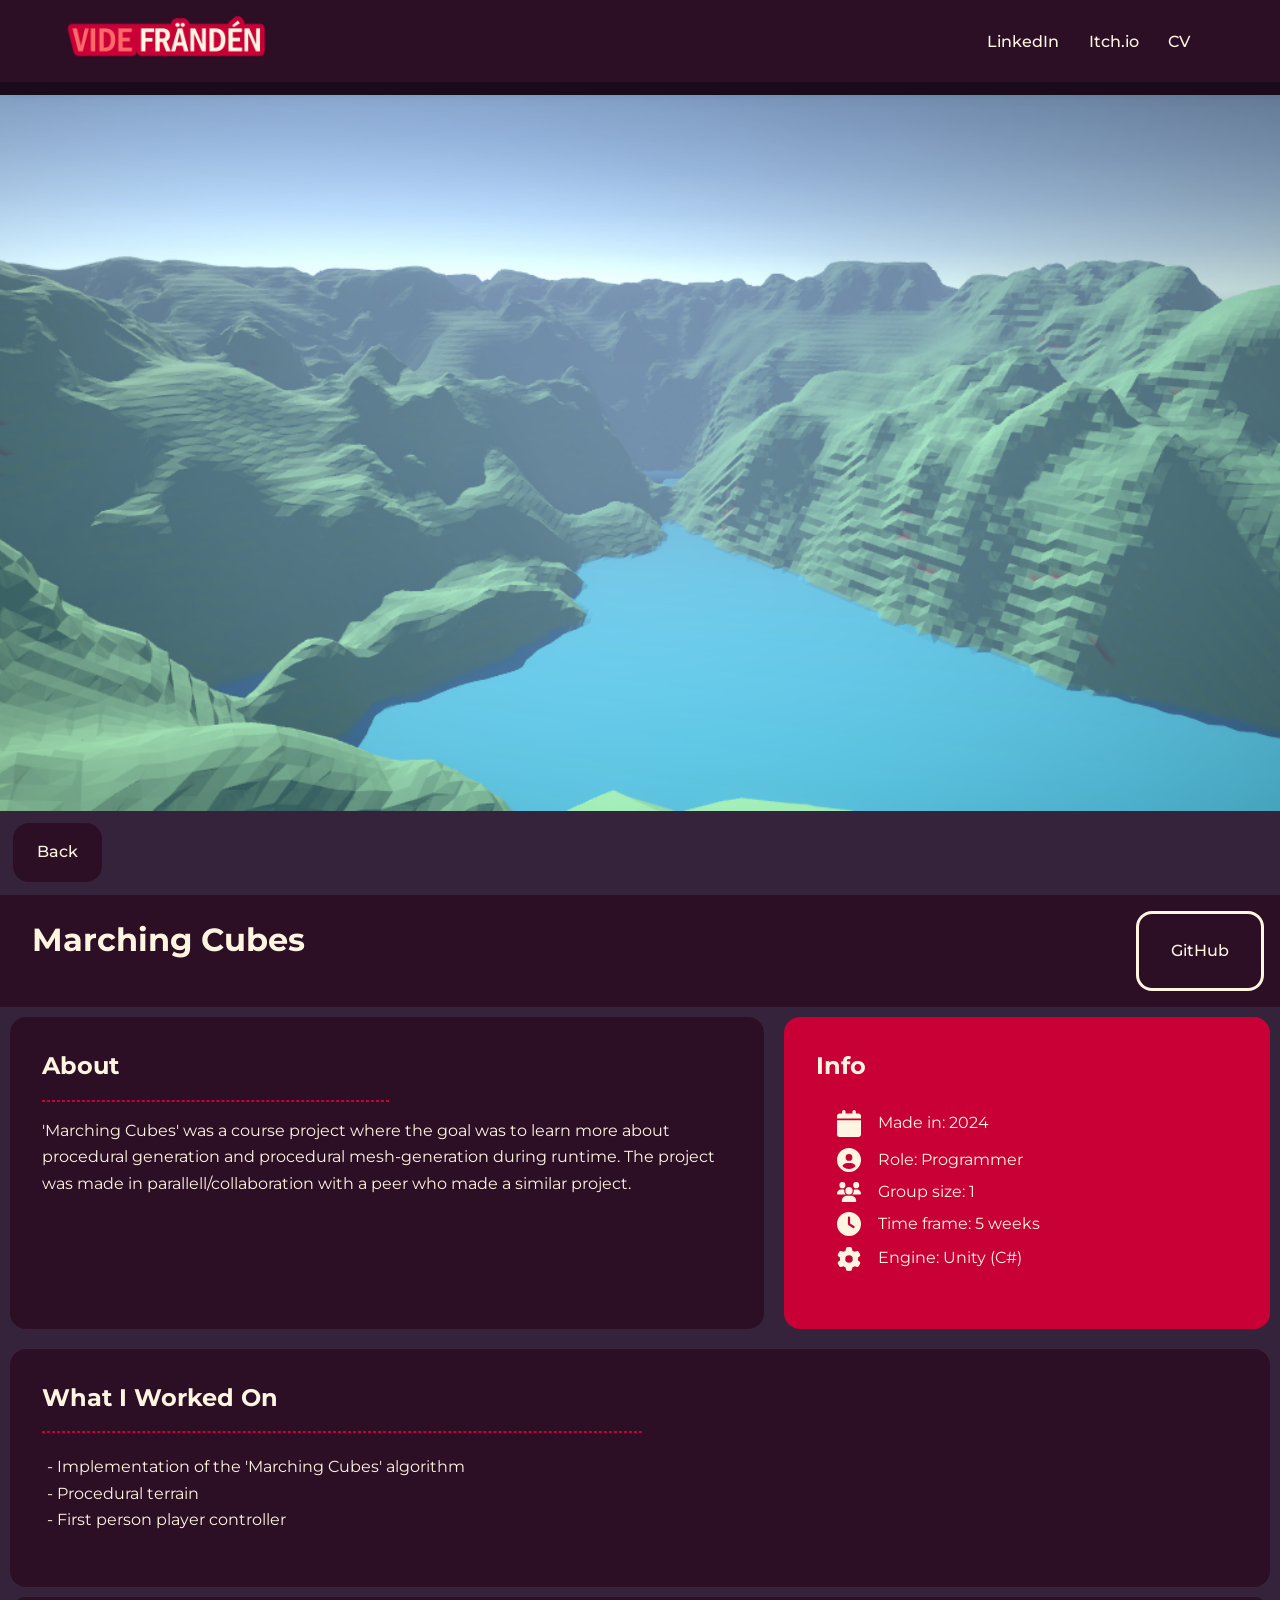
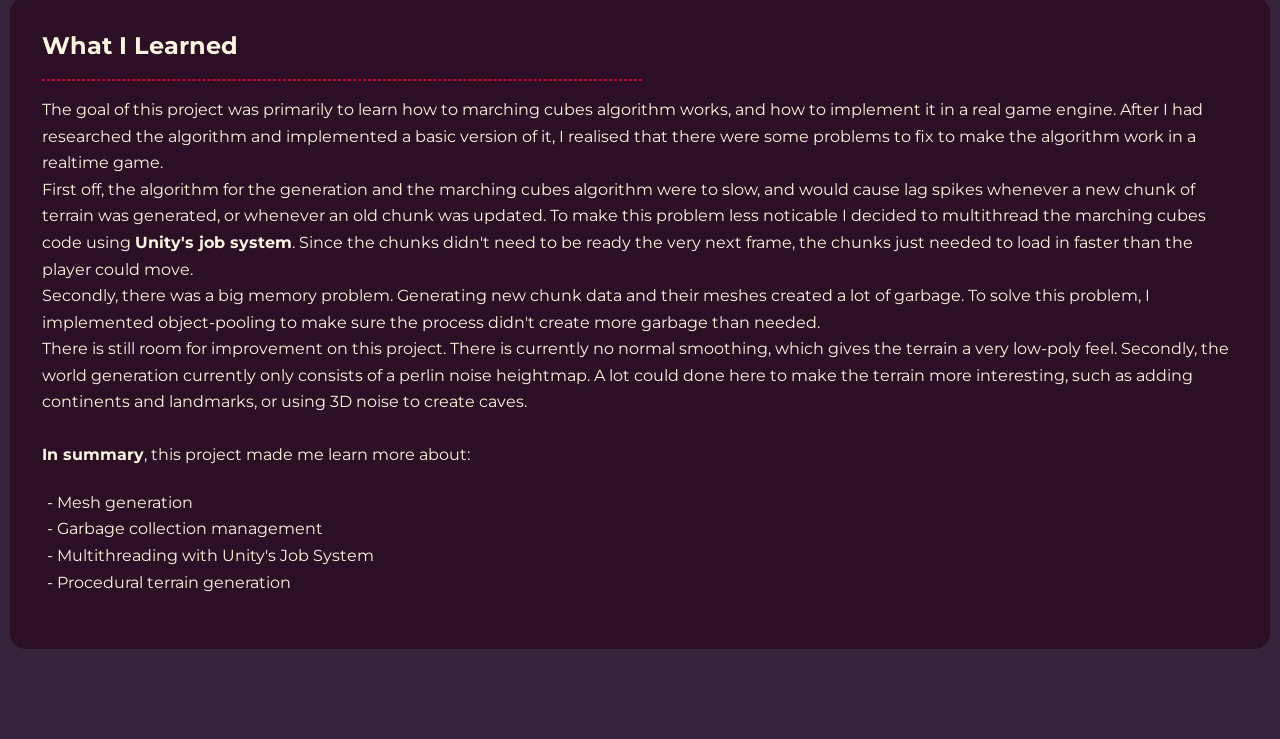
<file: project-marching-cubes.html>
<!DOCTYPE html>
<html>
    <head>
        <meta charset="UTF-8">
        <meta name="viewport" content="width=device-width, initial-scale=1">
        <title>Project</title>
        <link rel="icon" href="images/favicon.png">
        <link rel="stylesheet" href="styles/common.css">
        <link rel="stylesheet" href="styles/project-page.css">
        
        <script src="components/header.js" type="text/javascript" defer></script>
    </head>
    <header-component></header-component>
    <main>
        
        <div class="project-preview">
            <img src="images/marching_cubes_big.png">
        </div>

        <a class="page-button" href = "index.html">Back</a>

        <div class="project-header">
            <h1>Marching Cubes</h1>
            <a href="https://github.com/Videf/Marching_Cubes" target="_blank">GitHub</a>
        </div>
        <div class="abstract"> 
            <div class="project-info">
                <h2>About</h2>
                <hr>
                <p>
                    'Marching Cubes' was a course project where the goal was to learn more about procedural generation and procedural mesh-generation during runtime. 
                    The project was made in parallell/collaboration with a peer who made a similar project.
                </p>
            </div>
            <div class="project-info alternate">
                <h2>Info</h2>
                <ul>
                    <li><img class="icon" src="icons/calendar-solid.svg"><p>Made in: 2024</p></li>
                    <li><img class="icon" src="icons/circle-user-solid.svg"><p>Role: Programmer</p></li>
                    <li><img class="icon" src="icons/users-solid.svg"><p>Group size: 1</p></li>
                    <li><img class="icon" src="icons/clock-solid.svg"><p>Time frame: 5 weeks</p></li>
                    <li><img class="icon" src="icons/gear-solid.svg"><p>Engine: Unity (C#)</p></li>
                    
                </ul>
            </div>
        </div>
        <div class="project-info">
            <h2>What I Worked On</h2>
            <hr>
            <ul>
                <li> - Implementation of the 'Marching Cubes' algorithm</li>
                <li> - Procedural terrain </li>
                <li> - First person player controller</li>
            </ul>
        </div>
        <div class="project-info">
            <h2>What I Learned</h2>
            <hr>
            <p>
                The goal of this project was primarily to learn how to marching cubes algorithm works, and how to implement it in a real game engine. 
                After I had researched the algorithm and implemented a basic version of it, I realised that there were some problems to fix to make the algorithm work in a realtime game.<br>
                First off, the algorithm for the generation and the marching cubes algorithm were to slow, and would cause lag spikes whenever a new chunk of terrain was generated, or whenever an old chunk was updated. 
                To make this problem less noticable I decided to multithread the marching cubes code using <strong>Unity's job system</strong>. 
                Since the chunks didn't need to be ready the very next frame, the chunks just needed to load in faster than the player could move.<br>
                Secondly, there was a big memory problem. Generating new chunk data and their meshes created a lot of garbage. 
                To solve this problem, I implemented object-pooling to make sure the process didn't create more garbage than needed. <br>
                There is still room for improvement on this project. There is currently no normal smoothing, which gives the terrain a very low-poly feel. Secondly, the world generation currently only consists of a perlin noise heightmap. 
                A lot could done here to make the terrain more interesting, such as adding continents and landmarks, or using 3D noise to create caves.
                <br><br>
                <strong>In summary</strong>, this project made me learn more about:
                <ul>
                    <li>- Mesh generation</li>
                    <li>- Garbage collection management</li>
                    <li>- Multithreading with Unity's Job System</li>
                    <li>- Procedural terrain generation</li>
                </ul>
            </p>
        </div>
        
        
    </main>
</html>
</file>
<file: styles/common.css>
@import url('https://fonts.googleapis.com/css2?family=Montserrat:ital,wght@0,100..900;1,100..900&family=Noto+Sans:ital,wght@0,100..900;1,100..900&display=swap');

body{
    box-sizing: border-box;
    margin: 0px;
    padding: 0px;
    background-color: #1a0b1d; 
    color: #FFF5E1;
    max-width: 100%;
    overflow-x:clip;
    /*#0c0711*/
}
main{ 
    font-family: "Montserrat",sans-serif;
    max-width: clamp(61.8%,80em,100vw);
    overflow-x:clip;
    margin: 0px auto;
    background-color: #35233b;
    padding-bottom: 5em;
    line-height: 1.66em;
}

main h1{
    background-color: #2d0f25;
    padding: clamp(1em,2vw,2em);
}
</file>
<file: styles/project-page.css>
main{
    color: #FFF5E1;
}

hr{
    color: #C80036;
    border-style: dashed;
    width: 50%;
    margin-left: 0px;
}

.project-preview{
    display: flex;
    width: 100%;
    height: auto;
    margin: 1vw 0px;
}

.page-button{
    display: block;
    width: max-content;
    padding: 1em 1.5em;
    
    border-radius: 16px;
    background-color: #2d0f25;
    margin: 1vw;
    transition: all 0.1s ease-in-out 0s;
}
.page-button:hover{
    background-color: #C80036;
}

.project-preview *{
    margin: 0px auto;
    width: 100%;
}

.project-header{
    background-color: #2d0f25;
    display: flex;
    width: 100%;
    align-items: center;
    justify-content: flex-end;
}
.project-header h1{
    width: 100%;
    margin: 0%;
    height: auto;
    align-self: flex-start;
}

.project-header a{
    display: inline-flex;
    border: 0.2em solid #FFF5E1;
    border-radius: 16px;
    padding: 1.5em 2em;
    margin: 1em;
    margin-left: 0px;
    transition: all 0.1s ease-in-out 0s;
}

.project-header a:hover{
    border-color: #C80036;
    color: #C80036;
}

@media screen and (min-width:600px){
.abstract{
    display: flex;
}
}
@media screen and (max-width:600px){
    .abstract{
    display: flex;
    flex-direction: column;
}
}

.project-info{
    min-width: 33%;
    border-radius: 16px;
    padding: 2em 2em;
    padding-top: 1em;
    margin: 10px;
    background-color: #2d0f25;
    
}



.project-info.alternate{
    background-color: #C80036
}

.project-info ul{
    list-style: none;
    padding: 5px;
}

.project-info ul li{
    display: flex;
    
    width: max-content;
    height: fit;
    margin: 0px;
}

ul li .icon{
    width: 1.5em;
    margin: 0.33em 1em;
}
ul li p{
    margin: auto 0.1em;
}
</file>
